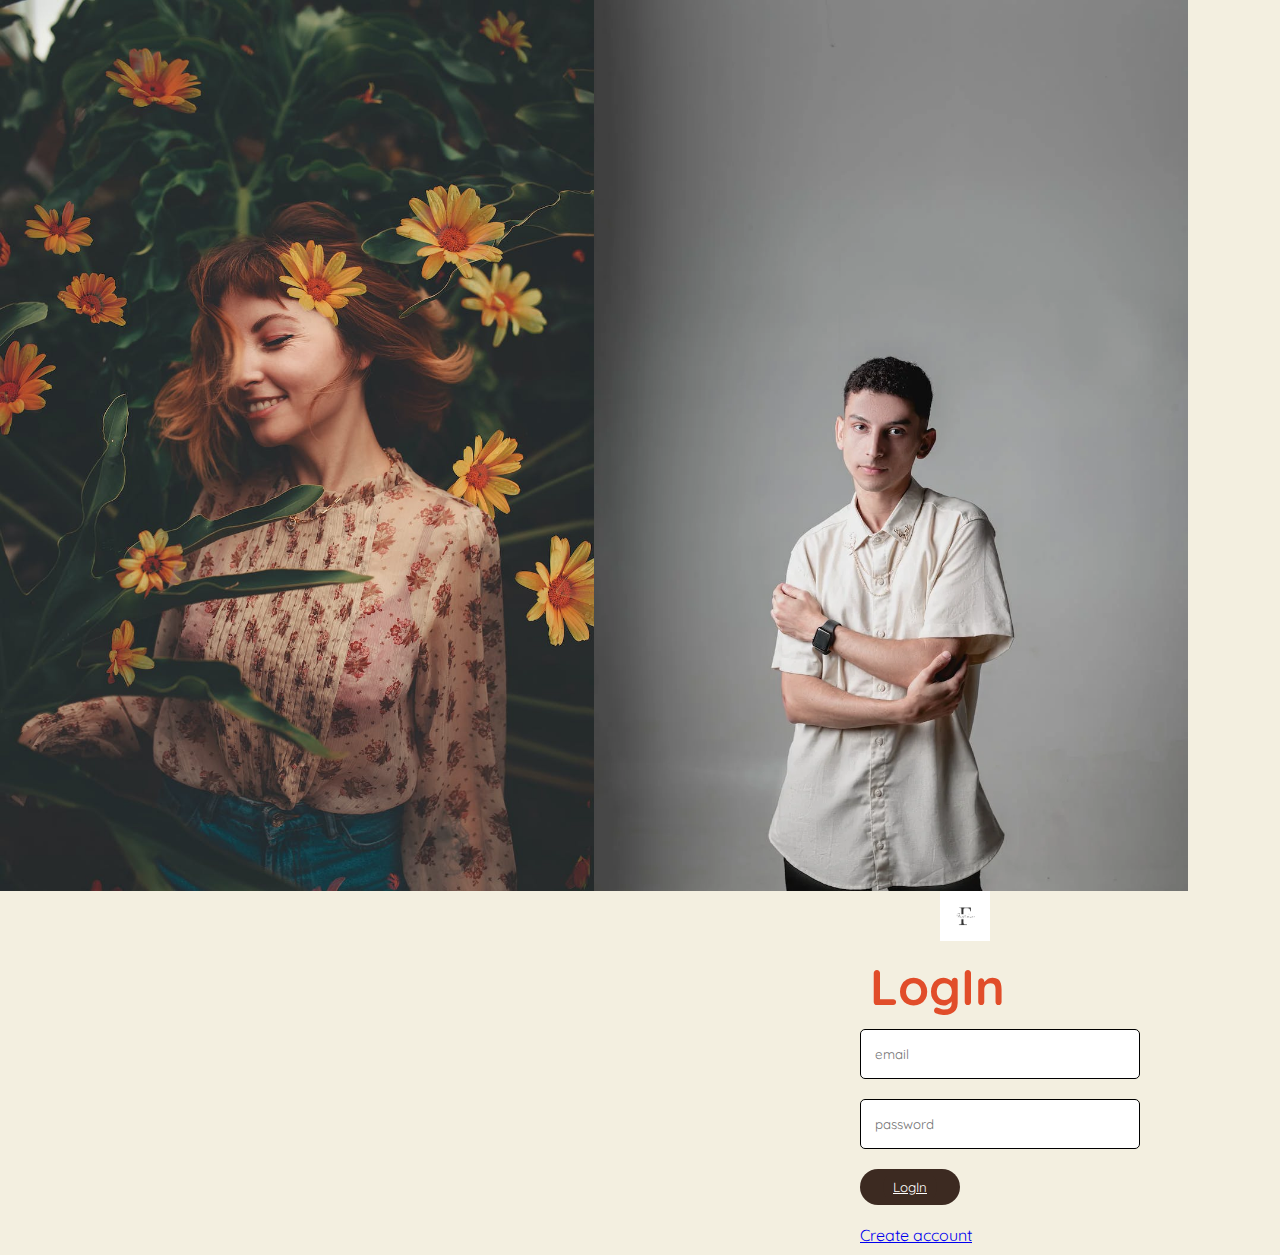
<file: login.html>
<!DOCTYPE html>
<html lang="en" dir="ltr">
  <head>
    <meta charset="utf-8">
    <link rel="preconnect" href="https://fonts.googleapis.com">
<link rel="preconnect" href="https://fonts.gstatic.com" crossorigin>
<link href="https://fonts.googleapis.com/css2?family=Quicksand:wght@300&display=swap" rel="stylesheet">
    <title>LogIn</title>
    <link href="https://cdn.jsdelivr.net/npm/bootstrap@5.3.0-alpha1/dist/css/bootstrap.min.css" rel="stylesheet" integrity="sha384-GLhlTQ8iRABdZLl6O3oVMWSktQOp6b7In1Zl3/Jr59b6EGGoI1aFkw7cmDA6j6gD" crossorigin="anonymous">
    <link href="https://fonts.googleapis.com/css2?family=Montserrat:wght@300;400;900&family=Ubuntu&display=swap" rel="stylesheet">

  <link rel="stylesheet" href="Public/styles.css">
    <!-- <link rel="stylesheet" href="Public/styles.css"> -->
    <link rel="stylesheet" href="Public/signIn.css">
  </head>
  <body>
    <div class="row">
      <div class="column">
        <img class="img" src="Public/images/signInImg1.jpeg">
        <!-- <img src="https://images.pexels.com/photos/2776188/pexels-photo-2776188.jpeg?auto=compress&cs=tinysrgb&w=600&lazy=load"> -->
        <img class="img" src="Public/images/signInImg2.webp" alt="">

        <div id="box">

      		<form method="post">
         <a >  <img src="Public/images/logo.png" class="logo" alt=""></a>
      			<div><h1 style="margin: 10px;color: #E14D2A;">LogIn</h1></div>

      			<input id="text" type="text" name="email" placeholder="email"><br><br>
      			<input id="text" type="password" name="password" placeholder="password"><br><br>
      			<button type="button" class="btn btn-dark button "><a class="button" href="index.html" >LogIn</a></button><br><br>
            <a href="signIn.html">Create account</a>


      		</form>
      	</div>
        </div>

      </div>
      <div class="column">

  </body>
</html>
</file>
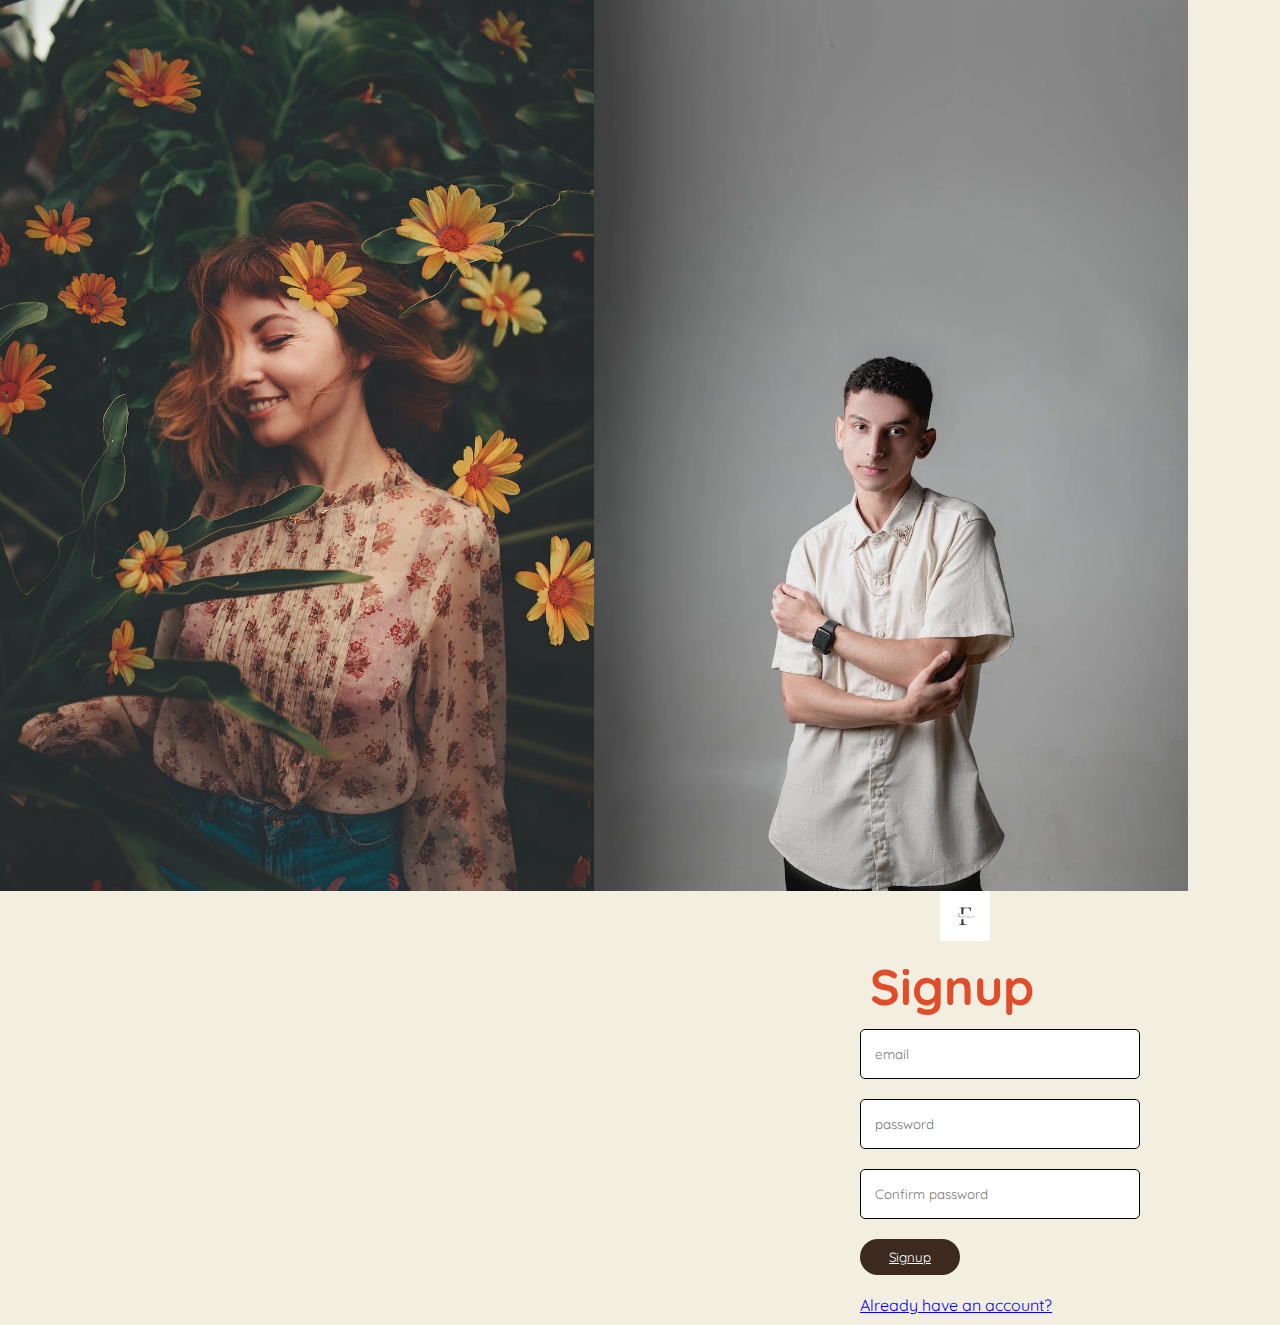
<file: signIn.html>
<!DOCTYPE html>
<html lang="en" dir="ltr">
  <head>
    <link rel="preconnect" href="https://fonts.googleapis.com">
<link rel="preconnect" href="https://fonts.gstatic.com" crossorigin>
<link href="https://fonts.googleapis.com/css2?family=Quicksand:wght@300&display=swap" rel="stylesheet">
    <meta charset="utf-8">
    <title>SignIn</title>
    <link href="https://cdn.jsdelivr.net/npm/bootstrap@5.3.0-alpha1/dist/css/bootstrap.min.css" rel="stylesheet" integrity="sha384-GLhlTQ8iRABdZLl6O3oVMWSktQOp6b7In1Zl3/Jr59b6EGGoI1aFkw7cmDA6j6gD" crossorigin="anonymous">
    <link href="https://fonts.googleapis.com/css2?family=Montserrat:wght@300;400;900&family=Ubuntu&display=swap" rel="stylesheet">

  <link rel="stylesheet" href="Public/styles.css">
    <!-- <link rel="stylesheet" href="Public/styles.css"> -->
    <link rel="stylesheet" href="Public/signIn.css">
  </head>
  <body>
    <div class="row">
      <div class="column">
        <img class="img" src="Public/images/signInImg1.jpeg">
        <!-- <img src="https://images.pexels.com/photos/2776188/pexels-photo-2776188.jpeg?auto=compress&cs=tinysrgb&w=600&lazy=load"> -->
        <img class="img" src="Public/images/signInImg2.webp" alt="">

        <div id="box">

      		<form method="post">
           <a >  <img src="Public/images/logo.png" class="logo" alt=""></a>
      			<div><h1 style="margin: 10px;color: #E14D2A;">Signup</h1></div>
      			<input id="text" type="text" name="email" placeholder="email"><br><br>
      			<input id="text" type="password" name="password" placeholder="password"><br><br>
            <input id="text" type="password" name="Cpassword" placeholder="Confirm password"><br><br>
      			<button type="button" class="btn btn-dark button "><a class="button" href="login.html" >Signup</a></button><br><br>
            <a href="login.html">Already have an account?</a>


      		</form>
      	</div>
        </div>

      </div>
      <div class="column">

  </body>
</html>
</file>
<file: Public/styles.css>
*{
margin:0;
padding: 0;
box-sizing: border-box;
font-family: 'Quicksand', serif;

}

h1{
  font-size: 50px;
  line-height:64px;
  color: #222;

}

h2{
  font-size: 46px;
  line-height:54px;
  color: #222;

}

h4{
  font-size: 20px;
  color: #222;

}


h6{
  font-weight: 700;
  font-size: 12px;
}

p{
  font-size: 16px;
  color: #465b52;
  margin: 15px 0 20px 0;
}

.section-p1{
  padding: 40px 80px;
}

.section-m1{
margin: 40px 0;

}

button.normal{
  font-size: 14px;
  font-weight: 600;
  padding: 15px 30px;
  color: black;
  background-color: white;
  border-radius: 4px;
  cursor: pointer;
  border: none;
  outline: none;
  transition: 0.2;

}

body{
  width: 100%;
}


/*Header start*/

#header {

background: #DFD3C3;
  padding: 20px 80px;
  box-shadow: 0 5px 15px rgba(0, 0, 0, 0.6);
  z-index: 999;
  position: sticky;
  top: 0;
  left: 0;
}
/* #navbar{

    margin-left: 0px;
    margin-right: 300px;

} */
#navbar li{
  position: relative;
}
#navbar li a:hover,
#navbar li a:home {
  color: #85586F;
}

#navbar li a.home::after,
#navbar li a:hover::after {
  content: "";
  width: 30%;
  height: 2px;
  background: #85586F;
  position: absolute;
  bottom: -4px;
  left:20px;
}

/* Home Page */
#hero{
  background-image: url("images/homePageImg.jpg");
  height: 88vh;
  width: 100%;
  background-repeat: no-repeat;
  padding: 50px 80px;

}
#hero h4{
  padding-bottom: 15px;
}
#hero h1{
  color: #665A48;
}


/* feature section */
#features {
  position: relative;
  z-index: 1;
}
.feature-title{
  font-size: 1.5rem;
}

.feature-box {
  padding: 4.5%;

}

.icon {
  color: #8B7E74;
  margin-bottom: 1rem;
  margin-left: 45px;

}
.icon-1{
  text-align: center;
  color: #ef8172;
  margin-bottom: 1rem;
}
.icon1{
  width: 1067px;
}

.icon:hover {
  color:#3C2A21;
}


/* New Collection */

#NewCollection-Card {
  padding: 100px;
  padding-top: 0px;
  padding-bottom: 0px;
}

.women-column {
  padding: 3% 2%;
}

.frock {
  height: 250px;
  weight: 250px;
  padding-left: 60px;
}
.Footwear1,.Footwear2, .Footwear3{
  padding-left: 20px;
  height: 250px;
  weight: 250px;

}
.color{
  padding-top: 20px;
  width: 1263.33px;
  height: 250px;
}

.cart-icon{
  width: 50px;
  height: 50px;
  padding-top: 20px;
  background-color: #EDDBC7;
  color: black;
  border-radius: 25px;
}
.cart-icon:hover{
  color: #B99B6B;
}

.user-icon{
  padding-top: 19px;
  padding-left: 0px;
}
.details{
  padding-top: 20px;
}

/* Banner Section */
#banner{
  display: flex;
  flex-direction: column;
  justify-content: center;
align-items: center;
text-align: left;
background-image: url("images/BannerImg.jpeg");
width: 100%;
height: 60vh;
background-size: cover;

}

#banner h4{
  color: #fff;
  font-size: 16px;

}

#banner h2{
  color: #fff;
  font-size: 30px;
  padding: 10px 0;
}

#banner h2 span{
  color: #FF6E31;
}
#banner button:hover{
  background: #DFD3C3;
  color: #fff;

}

/* NEW Arrivals */
.frock1{
  height: 250px;
  weight: 250px;
  padding-left: 50px;
  margin-right: 50px;
}

/* SM-BANNER */
#sm-banner{
  display: flex;
  justify-content: space-between;
  flex-wrap: wrap;
  margin-left: 52px;
  margin-right: 51px;
  padding-top: 50px;
  padding-bottom: 50px;

}
#sm-banner .banner-box{
  display: flex;
  flex-direction: column;
  justify-content: center;
background-image: url("images/sm-bannerImg1.jpg");
min-width: 580px;
height: 50vh;
background-size: cover;
align-items: flex-start;
padding: 30px;


}
#sm-banner .banner-box2{
  background-image: url("images/sm-bannerImg2.jpg");
}

#sm-banner h4{
  color: #fff;
  font-size: 20px;
  font-weight: 300;
font-family: 'Merriweather', serif;

}

#sm-banner h2{
  color: #fff;
  font-size: 28px;
  font-weight: 800;
font-family: 'Merriweather', serif;

}
#sm-banner span{
  color: #fff;
  font-size: 14px;
  font-weight: 500;
  padding-bottom: 15px;
font-family: 'Merriweather', serif;

}


/* Footer */

#footer {
  background-color: #9E7676;
  padding: 7% 1%;
  padding-top: 40px;
  padding-bottom: 0px;

}


.footertxt {

      margin-left: 540px;

}

.footer-icon {
  padding-left: 50px;
  padding-bottom: 20px;
  align-items: center;
}

/* Download */
.download-box{

margin-left: 480px;
margin-right: 450px;
padding-bottom: 50px;
padding-top: 50px;
text-align: center;
}
#download .download-box .download-button {
  margin left: 10px;
}

/* Footer */

#footer {
  background-color: #DFD3C3;
  padding: 7% 1%;
  padding-top: 30px;
  padding-bottom: 5px;
  margin-top: 30px;

}


.footer-icon {
  padding-left: 10px;
  padding-bottom: 20px;
  align-items: center;
}


/* media query */

@media (max-width:799px) {

}
</file>
<file: Public/signIn.css>
body{
  background: #F3EFE0;



}
.img{
  height: 99vh;
  /* width: 50%; */
  background-repeat: no-repeat;
  padding: 0px;
  display: block;
  float: left;

}
.row {
  display: flex;
  flex-wrap: wrap;
  padding: 0px;
}

/* Create two equal columns that sits next to each other */
.column {
  flex: 50%;
  padding: 0px;
}


.logo{
  background-color: #E3E6F3;
  width: 50px;
  height: 50px;
  margin-left: 80px;

}
/* form styles */
h1{
  font-family:  'Quicksand', serif;

}
.button{

  padding: 10px;
  width: 100px;
  color: white;
  background-color: #3C2A21;
  border: none;
  border-radius: 20px;
}

#box{


  margin-top: 100px;
  margin-left: 850px;
  width: 300px;
  padding: 10px;
  border-radius: 0px;


}
#text{

  height: 50px;
  border-radius: 5px;
  padding: 14px;
  border: solid thin black;
  width: 100%;

}
</file>
